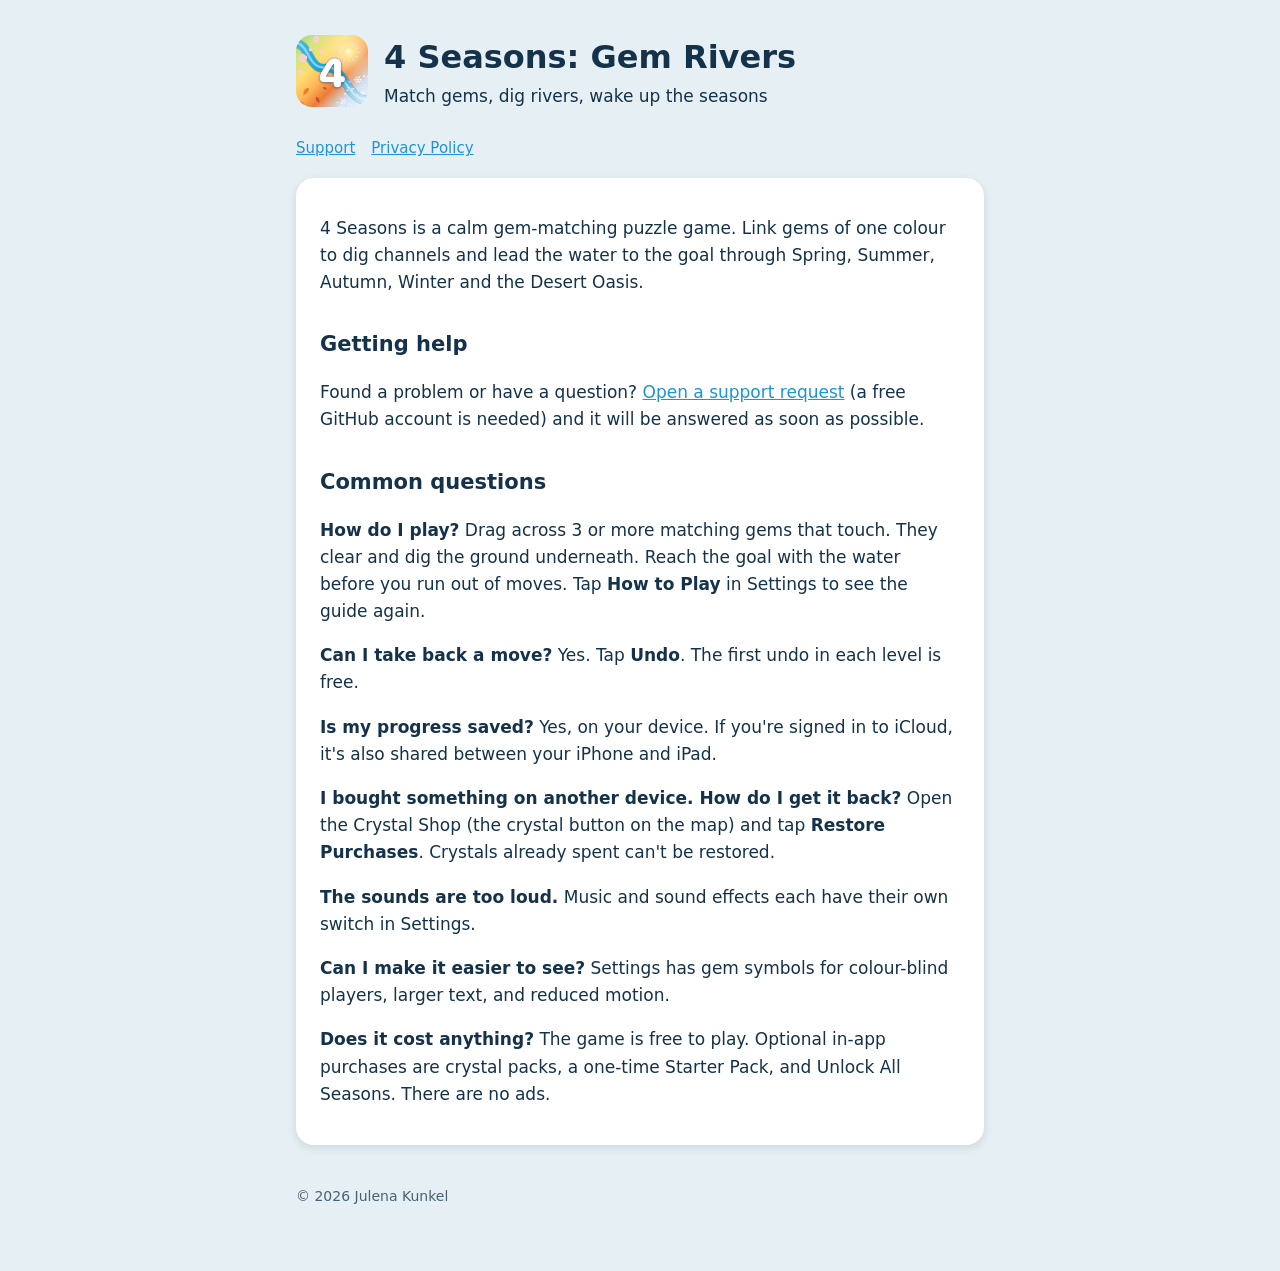
<file: index.html>
<!doctype html>
<html lang="en">
<head>
<meta charset="utf-8">
<meta name="viewport" content="width=device-width, initial-scale=1">
<title>4 Seasons: Gem Rivers — Support</title>
<link rel="stylesheet" href="style.css">
</head>
<body>
<main>
<header><img src="icon.png" alt=""><div><h1>4 Seasons: Gem Rivers</h1><div>Match gems, dig rivers, wake up the seasons</div></div></header>
<nav><a href="index.html">Support</a><a href="privacy.html">Privacy Policy</a></nav>
<div class="card">
<p>4 Seasons is a calm gem-matching puzzle game. Link gems of one colour to dig channels and lead the water to the goal through Spring, Summer, Autumn, Winter and the Desert Oasis.</p>
<h2>Getting help</h2>
<p>Found a problem or have a question? <a href="https://github.com/Jules031975/four-seasons-app/issues/new">Open a support request</a> (a free GitHub account is needed) and it will be answered as soon as possible.</p>
<h2>Common questions</h2>
<p><strong>How do I play?</strong> Drag across 3 or more matching gems that touch. They clear and dig the ground underneath. Reach the goal with the water before you run out of moves. Tap <strong>How to Play</strong> in Settings to see the guide again.</p>
<p><strong>Can I take back a move?</strong> Yes. Tap <strong>Undo</strong>. The first undo in each level is free.</p>
<p><strong>Is my progress saved?</strong> Yes, on your device. If you're signed in to iCloud, it's also shared between your iPhone and iPad.</p>
<p><strong>I bought something on another device. How do I get it back?</strong> Open the Crystal Shop (the crystal button on the map) and tap <strong>Restore Purchases</strong>. Crystals already spent can't be restored.</p>
<p><strong>The sounds are too loud.</strong> Music and sound effects each have their own switch in Settings.</p>
<p><strong>Can I make it easier to see?</strong> Settings has gem symbols for colour-blind players, larger text, and reduced motion.</p>
<p><strong>Does it cost anything?</strong> The game is free to play. Optional in-app purchases are crystal packs, a one-time Starter Pack, and Unlock All Seasons. There are no ads.</p>
</div>
<footer>© 2026 Julena Kunkel</footer>
</main>
</body>
</html>
</file>
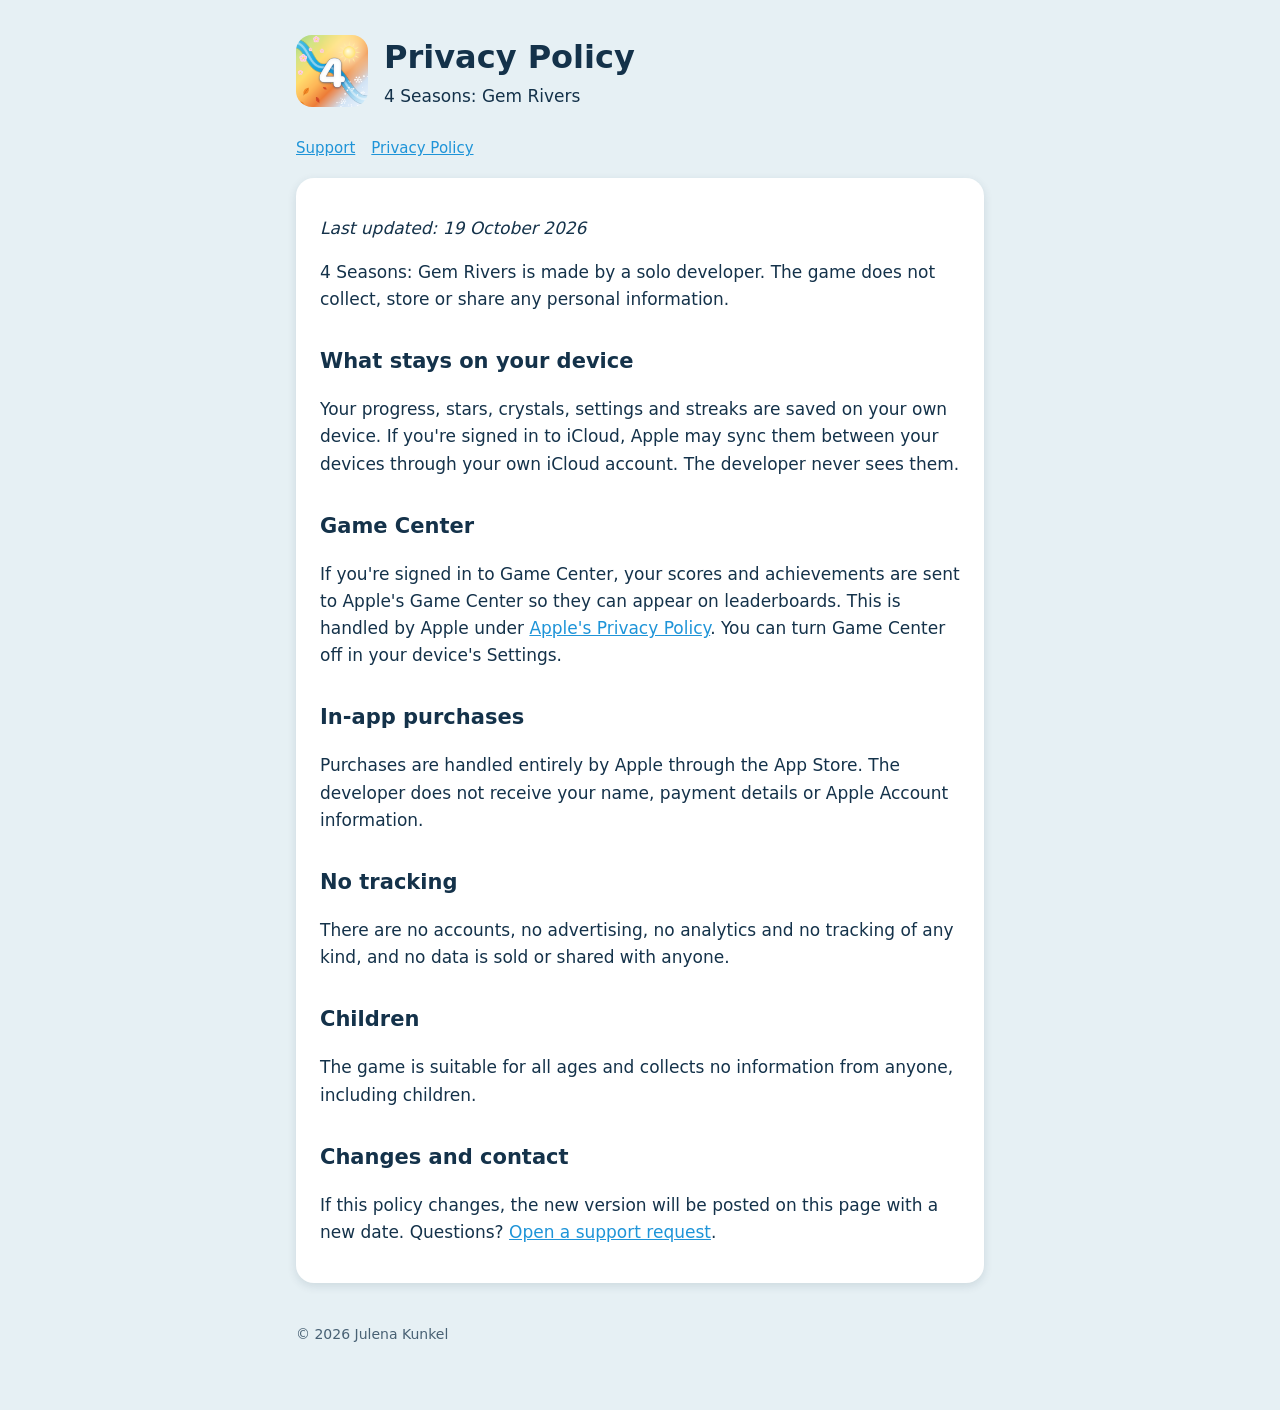
<file: privacy.html>
<!doctype html>
<html lang="en">
<head>
<meta charset="utf-8">
<meta name="viewport" content="width=device-width, initial-scale=1">
<title>4 Seasons: Gem Rivers — Privacy Policy</title>
<link rel="stylesheet" href="style.css">
</head>
<body>
<main>
<header><img src="icon.png" alt=""><div><h1>Privacy Policy</h1><div>4 Seasons: Gem Rivers</div></div></header>
<nav><a href="index.html">Support</a><a href="privacy.html">Privacy Policy</a></nav>
<div class="card">
<p><em>Last updated: 19 October 2026</em></p>
<p>4 Seasons: Gem Rivers is made by a solo developer. The game does not collect, store or share any personal information.</p>
<h2>What stays on your device</h2>
<p>Your progress, stars, crystals, settings and streaks are saved on your own device. If you're signed in to iCloud, Apple may sync them between your devices through your own iCloud account. The developer never sees them.</p>
<h2>Game Center</h2>
<p>If you're signed in to Game Center, your scores and achievements are sent to Apple's Game Center so they can appear on leaderboards. This is handled by Apple under <a href="https://www.apple.com/legal/privacy/">Apple's Privacy Policy</a>. You can turn Game Center off in your device's Settings.</p>
<h2>In-app purchases</h2>
<p>Purchases are handled entirely by Apple through the App Store. The developer does not receive your name, payment details or Apple Account information.</p>
<h2>No tracking</h2>
<p>There are no accounts, no advertising, no analytics and no tracking of any kind, and no data is sold or shared with anyone.</p>
<h2>Children</h2>
<p>The game is suitable for all ages and collects no information from anyone, including children.</p>
<h2>Changes and contact</h2>
<p>If this policy changes, the new version will be posted on this page with a new date. Questions? <a href="https://github.com/Jules031975/four-seasons-app/issues/new">Open a support request</a>.</p>
</div>
<footer>© 2026 Julena Kunkel</footer>
</main>
</body>
</html>
</file>
<file: style.css>
:root { --bg: #e6f0f4; --card: #ffffff; --ink: #14324a; --accent: #1e94d8; --gold: #9a6b19; }
* { box-sizing: border-box; }
body { margin: 0; background: var(--bg); color: var(--ink); font: 17px/1.6 -apple-system, system-ui, "Helvetica Neue", Arial, sans-serif; }
main { max-width: 720px; margin: 0 auto; padding: 32px 16px 64px; }
header { display: flex; gap: 16px; align-items: center; margin-bottom: 24px; }
header img { width: 72px; height: 72px; border-radius: 16px; }
h1 { margin: 0; font-size: 32px; }
h2 { margin-top: 32px; font-size: 21px; }
.card { background: var(--card); border-radius: 18px; padding: 20px 24px; box-shadow: 0 3px 10px rgba(20, 50, 74, 0.12); }
a { color: var(--accent); }
nav { margin-bottom: 16px; }
nav a { margin-right: 16px; font-size: 15px; }
footer { margin-top: 40px; font-size: 14px; opacity: 0.75; }
</file>
